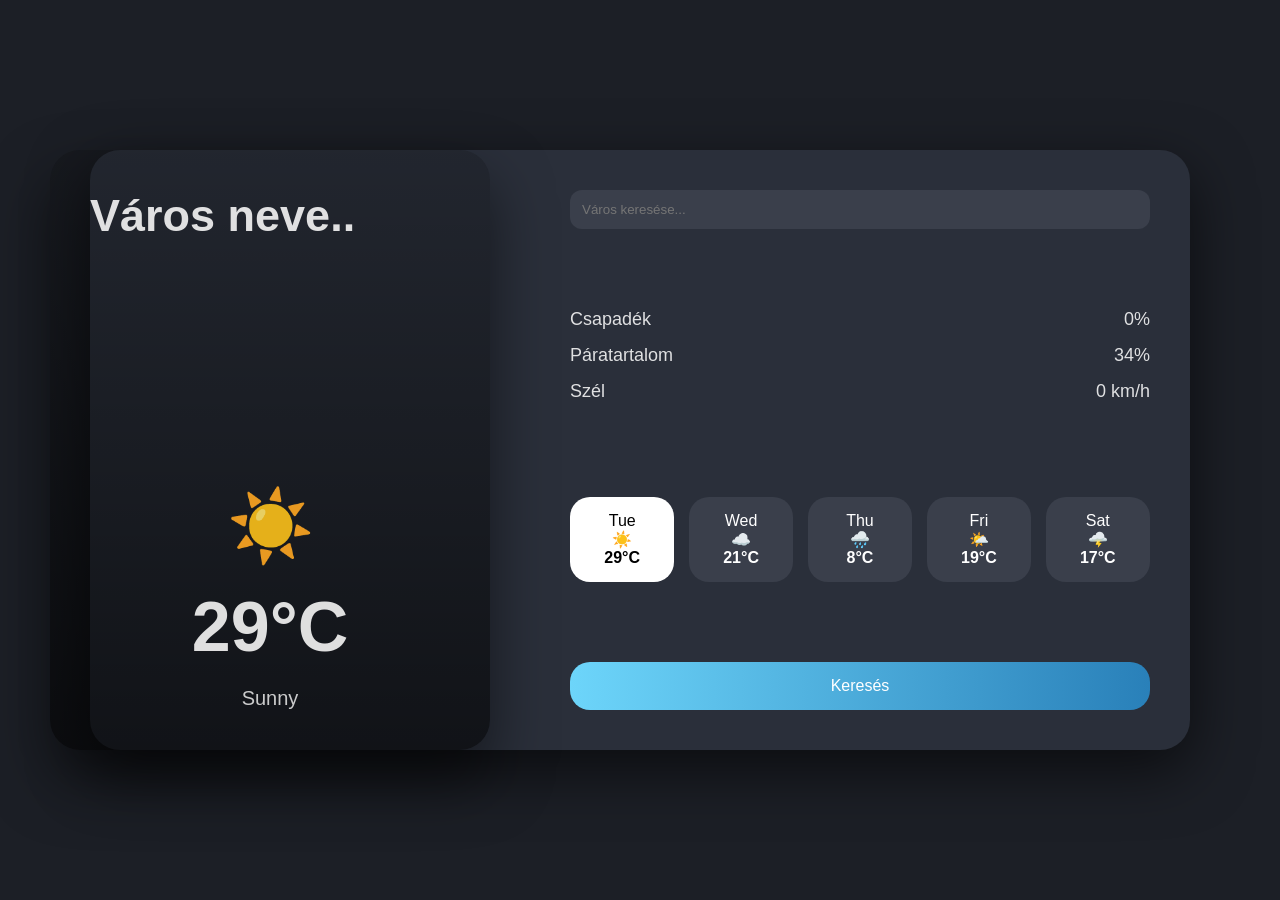
<file: index.html>
<!DOCTYPE html>
<html lang="hu">
<head>
    <meta charset="UTF-8">
    <title>Weather App</title>
    <link rel="stylesheet" href="styles/style.css">
</head>
<body>

<div class="app">

    <!-- BAL PANEL -->
    <div class="left-panel">
        <div class="date">
            <h2 id="location">Város neve..</h2>
            <p id="date"></p>
            <p id="dateDay"></p>
        </div>

        <div class="weather-main">
            <div class="icon" id="iconData">☀️</div>
            <h1 id="temperature">29°C</h1>
            <p class="status">Sunny</p>
        </div>
    </div>


    <div class="right-panel">

        <!-- KERESŐ -->
        <div class="search-box">
            <input type="text" id="cityInput" placeholder="Város keresése...">
            <div id="loader" class="loader"></div>
            <p id="moreInfo"></p>
        </div>

        <!-- EXTRA INFÓ -->
        <div class="details">
            <div>
                <p>Csapadék</p>
                <span id="precipitation">0%</span>
            </div>
            <div>
                <p>Páratartalom</p>
                <span id="humidity">34%</span>
            </div>
            <div>
                <p>Szél</p>
                <span id="wind">0 km/h</span>
            </div>
        </div>

        <!-- 5 NAP -->
        <div class="forecast" data-index="0">
            <div class="day active">
                <p>Tue</p>
                <span>☀️</span>
                <h4>29°C</h4>
            </div>
            <div class="day">
                <p>Wed</p>
                <span>☁️</span>
                <h4>21°C</h4>
            </div>
            <div class="day">
                <p>Thu</p>
                <span>🌧️</span>
                <h4>8°C</h4>
            </div>
            <div class="day">
                <p>Fri</p>
                <span>🌤️</span>
                <h4>19°C</h4>
            </div>
            <div class="day">
                <p>Sat</p>
                <span>🌩️</span>
                <h4>17°C</h4>
            </div>
        </div>

        <button id="searchBtn" class="change-btn">Keresés</button>

    </div>

</div>
    <script src="scirpts/script.js"></script>
</body>
</html>
</file>
<file: styles/style.css>
* {
    margin: 0;
    padding: 0;
    box-sizing: border-box;
    font-family: -apple-system, BlinkMacSystemFont, sans-serif;

}

body {
    height: 100vh;
    background: #1c1f26;
    display: flex;
    justify-content: center;
    align-items: center;
}

.app {
    display: flex;
    width: 1100px;
    height: 600px;
    border-radius: 30px;
    background: #2a2f3a;
    box-shadow: 0 20px 60px rgba(0,0,0,0.6);
    overflow: visible;
}

/* BAL PANEL */
.left-panel {
    width: 40%;
    padding: 40px;
    border-radius: 30px;
    background: linear-gradient(
        to bottom,
        rgba(0,0,0,0.2),
        rgba(0,0,0,0.6)
    ),
    url("https://images.unsplash.com/photo-1507525428034-b723cf961d3e") center/cover;
    color: rgb(245,245,245,0.9);
    position: relative;
    left: -40px; /* kiugrás */
    box-shadow: 0 30px 60px rgba(0,0,0,0.5);
    display: flex;
    flex-direction: column;
    justify-content: space-between;
    user-select: none;
}

.date{
    font-weight: bold;
    font-size: 30px;

}

.weather-main {
    text-align: center;
}

.weather-main h1 {
    font-size: 70px;
    margin: 20px 0;
}

.status {
    font-size: 20px;
    opacity: 0.9;
}

/* JOBB PANEL */
.right-panel {
    width: 60%;
    padding: 40px;
    color: white;
    display: flex;
    flex-direction: column;
    justify-content: space-between;
}

/* SEARCH */
.search-box {
    display: flex;
    gap: 10px;
    flex-direction: column;
}
.search-box p {
    color: rgb(245,245,245,0.9);
    display: none;
}
.search-box a {
    color:antiquewhite;
}


.search-box input {
    flex: 1;
    padding: 12px;
    border-radius: 12px;
    border: none;
    background: #3a3f4b;
    color: white;
    outline: none;
}

.search-box button {
    padding: 12px 16px;
    border-radius: 12px;
    border: none;
    cursor: pointer;
    background: linear-gradient(90deg, #6dd5fa, #2980b9);
    color: white;
}

/* DETAILS */
.details {
    margin-top: 40px;
}

.details div {
    display: flex;
    justify-content: space-between;
    margin-bottom: 15px;
    font-size: 18px;
    opacity: 0.85;
}

/* FORECAST */
.forecast {
    display: flex;
    justify-content: space-between;
    margin-top: 40px;
}

.day {
    background: #3a3f4b;
    padding: 15px;
    border-radius: 20px;
    width: 18%;
    text-align: center;
    transition: 0.3s;
    cursor: pointer;
    user-select: none;
}

.day.active {
    background: white;
    color: black;
}

.day:hover {
    transform: translateY(-5px);
}

/* BUTTON */
.change-btn {
    margin-top: 40px;
    padding: 15px;
    border-radius: 20px;
    border: none;
    background: linear-gradient(90deg, #6dd5fa, #2980b9);
    color: white;
    cursor: pointer;
    font-size: 16px;
}

.icon{
    font-size: 70px;
}

.loader {
  width: 40px;
  height: 40px;
  border: 4px solid #e5e5e5;
  border-top: 4px solid #333;
  border-radius: 50%;
  animation: spin 0.8s linear infinite;
  margin: 20px auto;
  display: none;
}

@keyframes spin {
  to {
    transform: rotate(360deg);
  }
}
</file>
